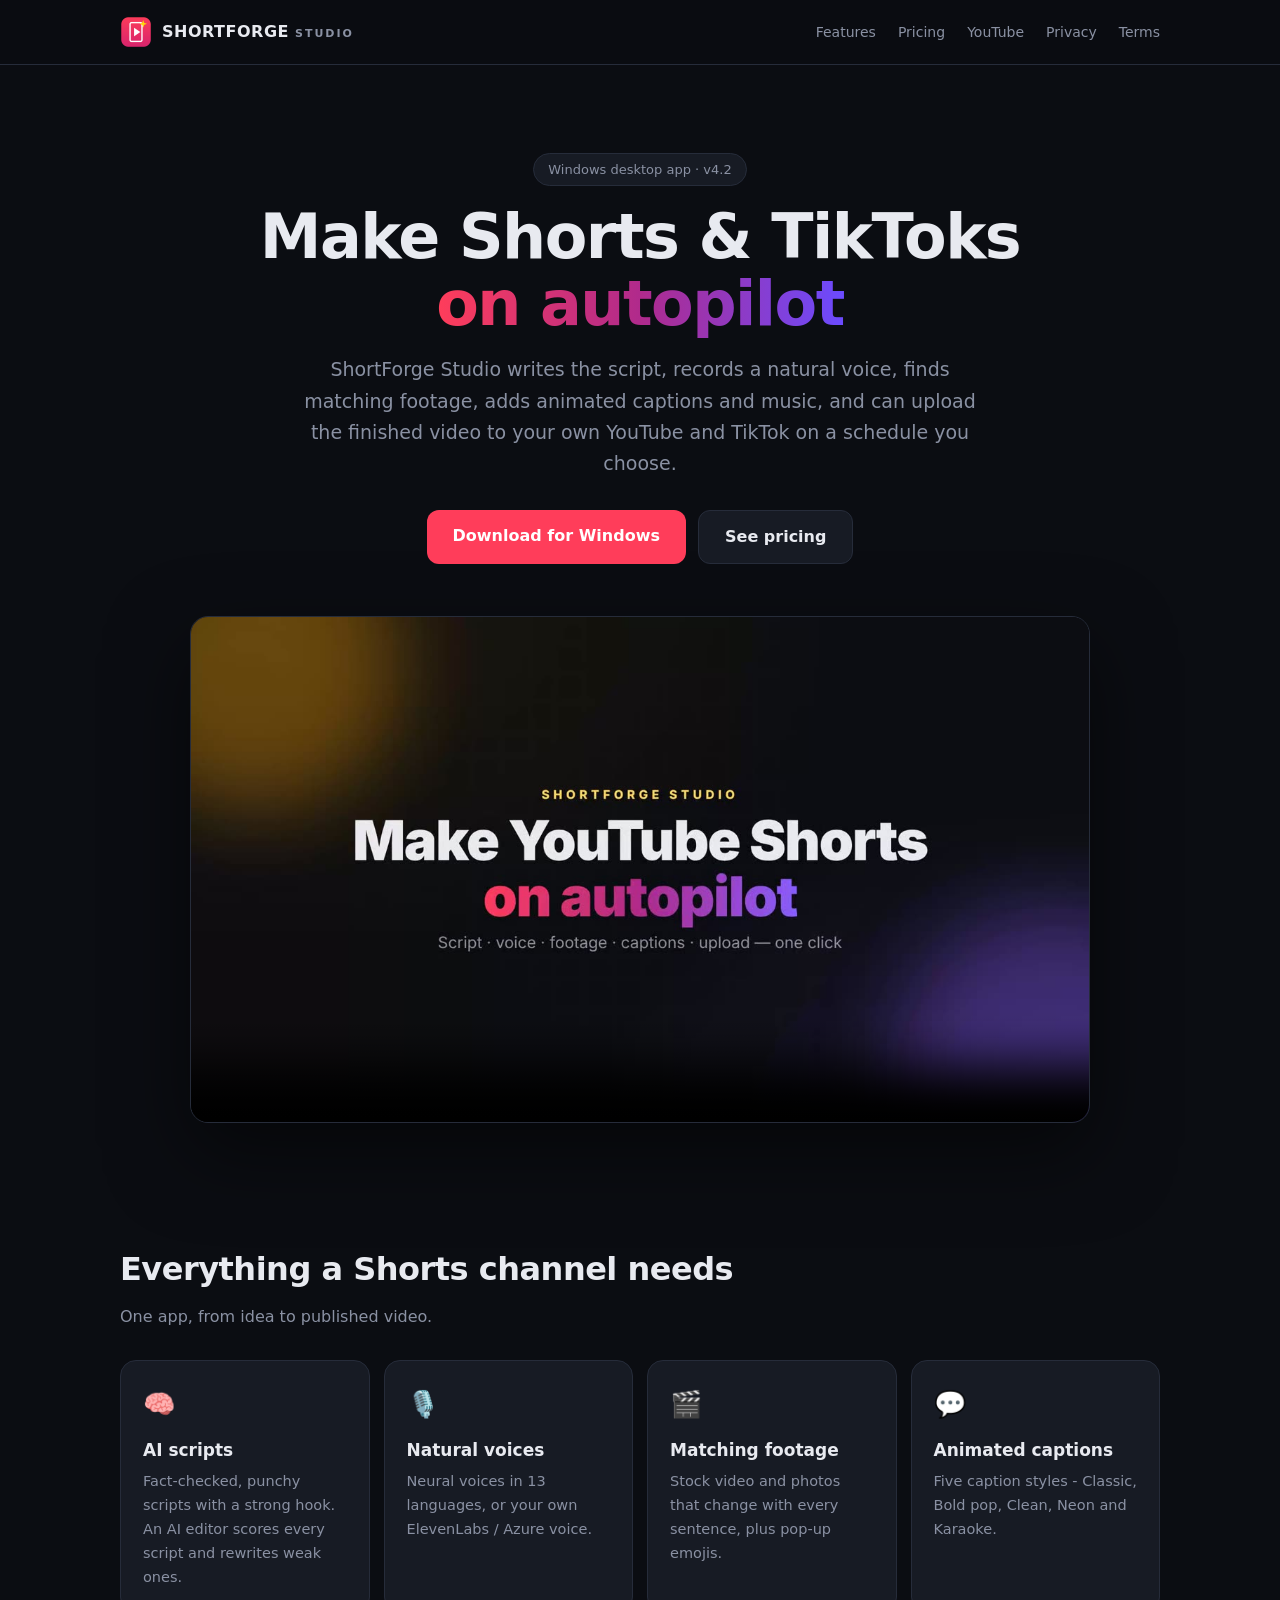
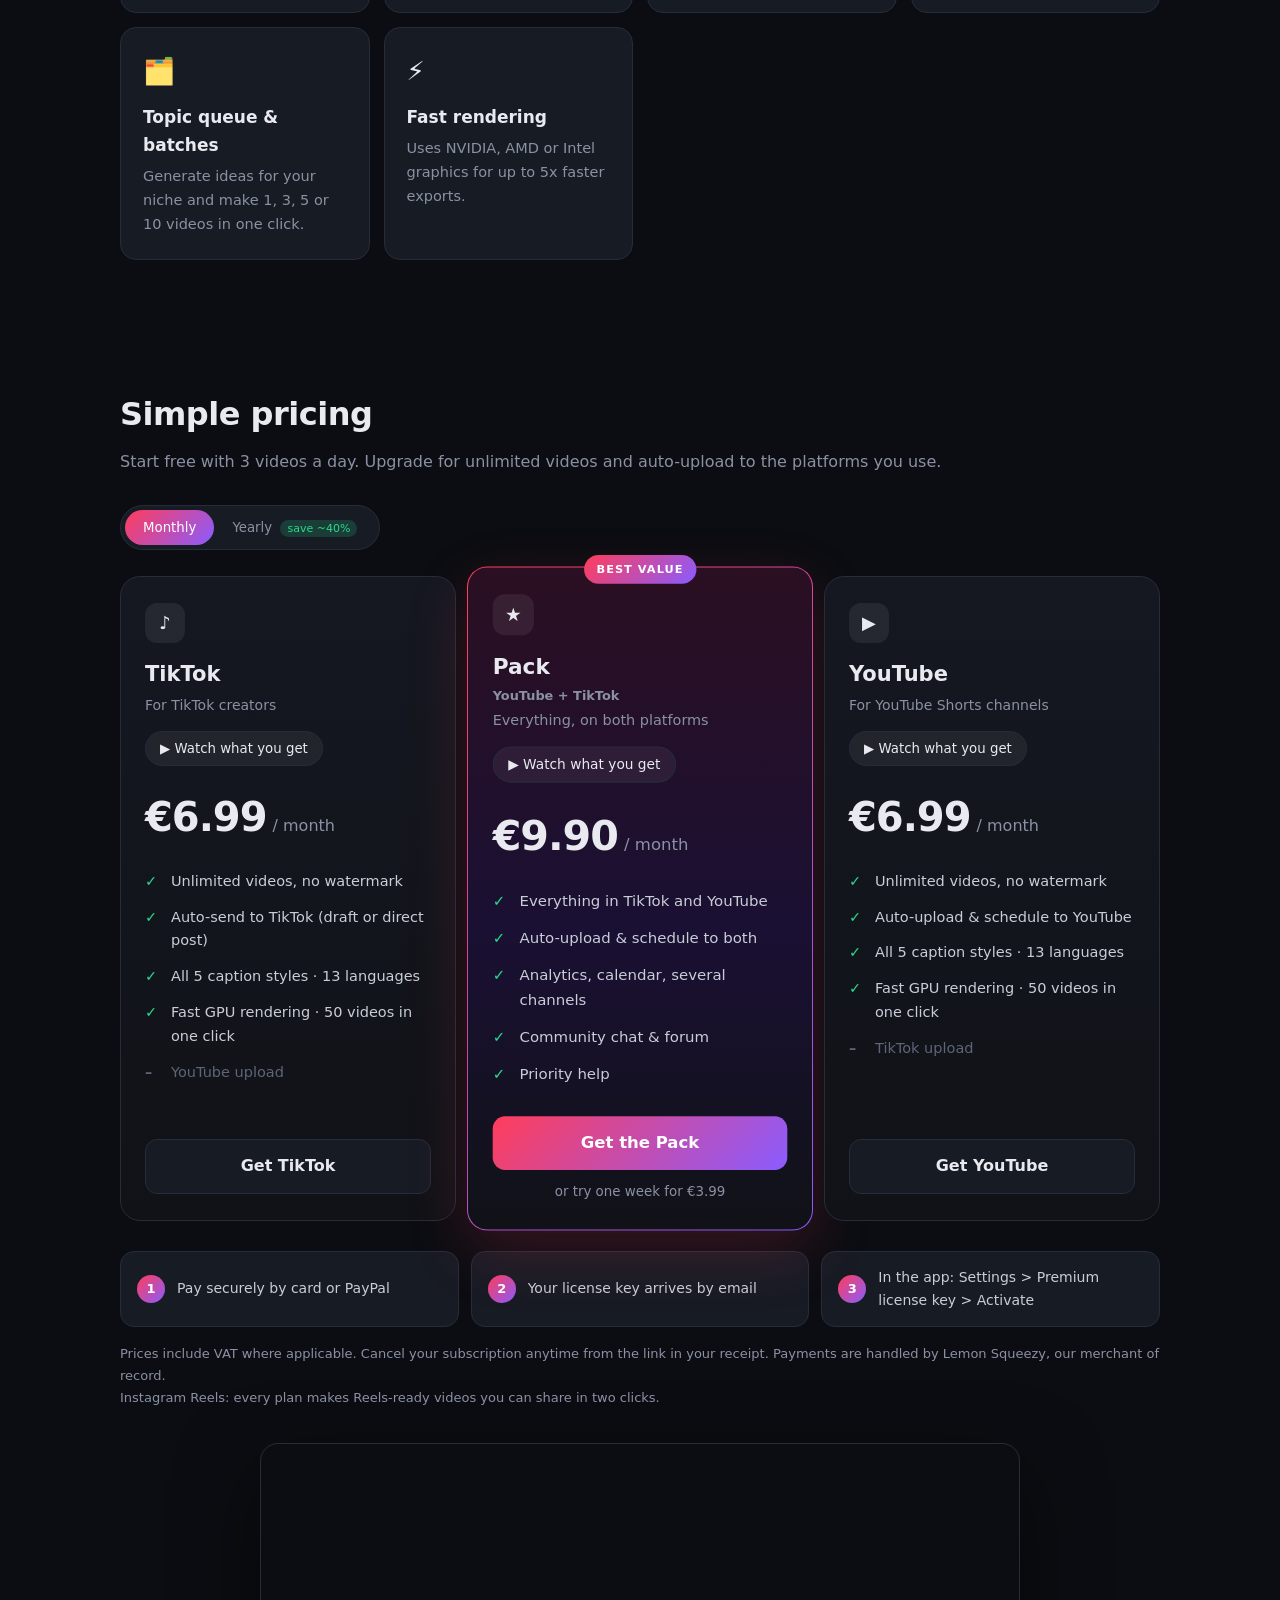
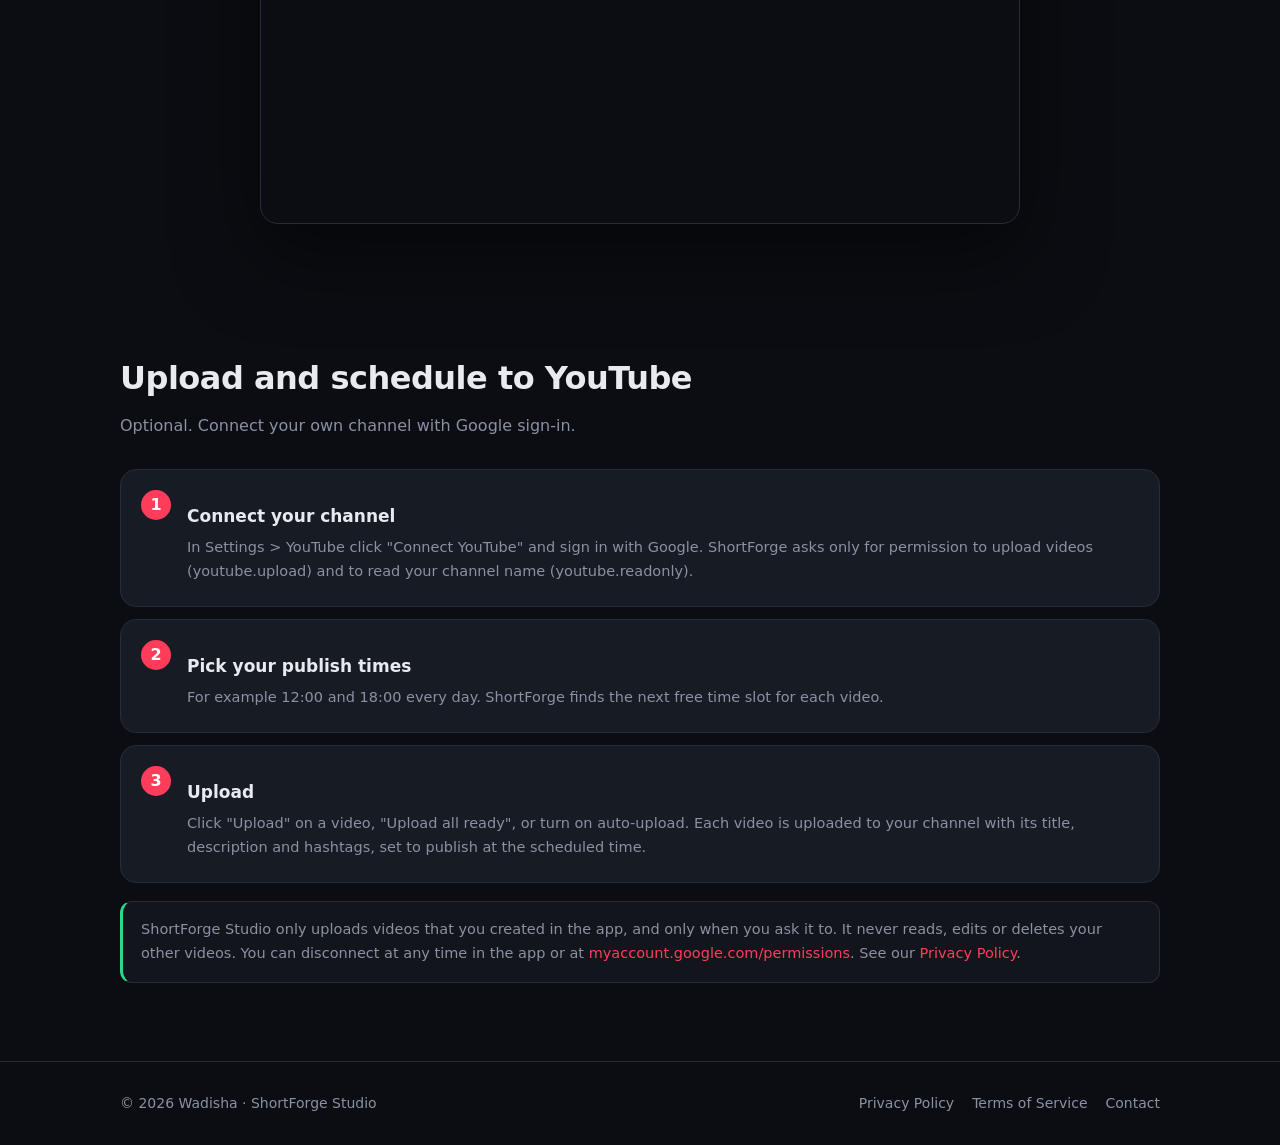
<file: index.html>
<!doctype html>
<html lang="en">
<head>
<meta charset="utf-8">
<meta name="viewport" content="width=device-width,initial-scale=1">
<title>ShortForge Studio - AI Shorts, TikTok & Reels maker for Windows</title>
<meta name="description" content="ShortForge Studio is a Windows app that writes, voices, edits and uploads YouTube Shorts and TikToks for your channel.">
<link rel="icon" href="favicon.png">
<link rel="stylesheet" href="style.css">
</head>
<body>
<header><div class="wrap">
  <a class="brand" href="./"><img src="logo.png" alt=""><span>SHORTFORGE <small>STUDIO</small></span></a>
  <nav><a href="#features">Features</a><a href="#pricing">Pricing</a><a href="#youtube">YouTube</a><a href="privacy.html">Privacy</a><a href="terms.html">Terms</a></nav>
</div></header>

<main>
<div class="hero wrap">
  <span class="pill">Windows desktop app · v4.2</span>
  <h1>Make Shorts &amp; TikToks<br><span>on autopilot</span></h1>
  <p class="lead">ShortForge Studio writes the script, records a natural voice, finds matching footage, adds animated captions and music, and can upload the finished video to your own YouTube and TikTok on a schedule you choose.</p>
  <div class="btns">
    <a class="btn" href="https://github.com/dovlamc-spec/shortforge-updates/releases/latest/download/ShortForgeStudio-Setup.exe">Download for Windows</a>
    <a class="btn ghost" href="#pricing">See pricing</a>
  </div>
  <div class="video"><video src="promo.mp4" poster="promo-poster.jpg" autoplay muted loop playsinline controls></video></div>
</div>

<section id="features"><div class="wrap">
  <h2>Everything a Shorts channel needs</h2>
  <p class="sub">One app, from idea to published video.</p>
  <div class="grid">
    <div class="card"><div class="ic">🧠</div><h3>AI scripts</h3><p>Fact-checked, punchy scripts with a strong hook. An AI editor scores every script and rewrites weak ones.</p></div>
    <div class="card"><div class="ic">🎙️</div><h3>Natural voices</h3><p>Neural voices in 13 languages, or your own ElevenLabs / Azure voice.</p></div>
    <div class="card"><div class="ic">🎬</div><h3>Matching footage</h3><p>Stock video and photos that change with every sentence, plus pop-up emojis.</p></div>
    <div class="card"><div class="ic">💬</div><h3>Animated captions</h3><p>Five caption styles - Classic, Bold pop, Clean, Neon and Karaoke.</p></div>
    <div class="card"><div class="ic">🗂️</div><h3>Topic queue &amp; batches</h3><p>Generate ideas for your niche and make 1, 3, 5 or 10 videos in one click.</p></div>
    <div class="card"><div class="ic">⚡</div><h3>Fast rendering</h3><p>Uses NVIDIA, AMD or Intel graphics for up to 5x faster exports.</p></div>
  </div>
</div></section>

<section id="pricing"><div class="wrap">
  <h2>Simple pricing</h2>
  <p class="sub">Start free with 3 videos a day. Upgrade for unlimited videos and auto-upload to the platforms you use.</p>

  <div class="toggle" role="tablist">
    <button class="on" data-period="monthly">Monthly</button>
    <button data-period="yearly">Yearly <span class="save">save ~40%</span></button>
  </div>

  <div class="plans">
    <div class="plan">
      <div class="plan-ic">♪</div>
      <h3>TikTok</h3>
      <p class="plan-sub">For TikTok creators</p>
      <button class="watch" data-video="tiktok">▶ Watch what you get</button>
      <div class="price"><b data-m="€6.99" data-y="€49">€6.99</b><span data-m="/ month" data-y="/ year">/ month</span></div>
      <ul>
        <li>Unlimited videos, no watermark</li>
        <li>Auto-send to TikTok (draft or direct post)</li>
        <li>All 5 caption styles · 13 languages</li>
        <li>Fast GPU rendering · 50 videos in one click</li>
        <li class="no">YouTube upload</li>
      </ul>
      <a class="btn ghost buy" data-plan="tiktok">Get TikTok</a>
    </div>

    <div class="plan best">
      <div class="ribbon">BEST VALUE</div>
      <div class="plan-ic">★</div>
      <h3>Pack <small>YouTube + TikTok</small></h3>
      <p class="plan-sub">Everything, on both platforms</p>
      <button class="watch" data-video="pack">▶ Watch what you get</button>
      <div class="price"><b data-m="€9.90" data-y="€69">€9.90</b><span data-m="/ month" data-y="/ year">/ month</span></div>
      <ul>
        <li>Everything in TikTok and YouTube</li>
        <li>Auto-upload &amp; schedule to both</li>
        <li>Analytics, calendar, several channels</li>
        <li>Community chat &amp; forum</li>
        <li>Priority help</li>
      </ul>
      <a class="btn buy" data-plan="pack">Get the Pack</a>
      <a class="week buy" data-plan="pack_week">or try one week for €3.99</a>
    </div>

    <div class="plan">
      <div class="plan-ic">▶</div>
      <h3>YouTube</h3>
      <p class="plan-sub">For YouTube Shorts channels</p>
      <button class="watch" data-video="youtube">▶ Watch what you get</button>
      <div class="price"><b data-m="€6.99" data-y="€49">€6.99</b><span data-m="/ month" data-y="/ year">/ month</span></div>
      <ul>
        <li>Unlimited videos, no watermark</li>
        <li>Auto-upload &amp; schedule to YouTube</li>
        <li>All 5 caption styles · 13 languages</li>
        <li>Fast GPU rendering · 50 videos in one click</li>
        <li class="no">TikTok upload</li>
      </ul>
      <a class="btn ghost buy" data-plan="youtube">Get YouTube</a>
    </div>
  </div>

  <div class="how">
    <div><b>1</b>Pay securely by card or PayPal</div>
    <div><b>2</b>Your license key arrives by email</div>
    <div><b>3</b>In the app: Settings &gt; Premium license key &gt; Activate</div>
  </div>
  <p class="fine">Prices include VAT where applicable. Cancel your subscription anytime from the link in your receipt. Payments are handled by Lemon Squeezy, our merchant of record.
    <br>Instagram Reels: every plan makes Reels-ready videos you can share in two clicks.</p>

  <div class="video" style="margin:34px auto 0;max-width:760px"><video src="premium.mp4" autoplay muted loop playsinline></video></div>
</div></section>

<section id="youtube"><div class="wrap">
  <h2>Upload and schedule to YouTube</h2>
  <p class="sub">Optional. Connect your own channel with Google sign-in.</p>
  <div class="steps">
    <div class="card"><h3>Connect your channel</h3><p>In Settings &gt; YouTube click "Connect YouTube" and sign in with Google. ShortForge asks only for permission to upload videos (youtube.upload) and to read your channel name (youtube.readonly).</p></div>
    <div class="card"><h3>Pick your publish times</h3><p>For example 12:00 and 18:00 every day. ShortForge finds the next free time slot for each video.</p></div>
    <div class="card"><h3>Upload</h3><p>Click "Upload" on a video, "Upload all ready", or turn on auto-upload. Each video is uploaded to your channel with its title, description and hashtags, set to publish at the scheduled time.</p></div>
  </div>
  <p class="note" style="margin-top:18px">ShortForge Studio only uploads videos that you created in the app, and only when you ask it to. It never reads, edits or deletes your other videos. You can disconnect at any time in the app or at <a href="https://myaccount.google.com/permissions">myaccount.google.com/permissions</a>. See our <a href="privacy.html">Privacy Policy</a>.</p>
</div></section>
</main>

<div class="modal" id="modal" aria-hidden="true">
  <div class="modal-box">
    <button class="modal-x" aria-label="Close">✕</button>
    <video id="modal-video" controls playsinline></video>
    <div class="modal-foot"><span id="modal-title"></span><a class="btn buy" id="modal-buy">Get it</a></div>
  </div>
</div>

<footer><div class="wrap">
  <span>© 2026 Wadisha · ShortForge Studio</span>
  <span><a href="privacy.html">Privacy Policy</a><a href="terms.html">Terms of Service</a><a href="mailto:vladimirtrajkovic.4444@gmail.com">Contact</a></span>
</div></footer>
<script>
/* ===== LINKOVI ZA PLACANJE (Lemon Squeezy) =====
   Za svaku varijantu: Lemon Squeezy > Products > proizvod > Share > izaberi varijantu > Copy link
   i nalepi izmedju navodnika. Prazno = dugme salje mejl. */
const TIKTOK  = "https://shortforge.lemonsqueezy.com/checkout/buy/818b063a-442a-4caf-a09e-98acfd571efc";
const YOUTUBE = "https://shortforge.lemonsqueezy.com/checkout/buy/e417171d-9307-4fd5-9d0a-57e43dcc64c1";
const PACK    = "https://shortforge.lemonsqueezy.com/checkout/buy/34b9f73e-2d31-44f9-87e9-dc01dd52b360";
// isti link za mesecno/godisnje - kupac na placanju bira period (Monthly / Yearly / Weekly)
const CHECKOUT = {
  tiktok:  { monthly: TIKTOK,  yearly: TIKTOK },
  youtube: { monthly: YOUTUBE, yearly: YOUTUBE },
  pack:    { monthly: PACK,    yearly: PACK },
  pack_week: { monthly: PACK,  yearly: PACK }
};
const CONTACT = "mailto:vladimirtrajkovic.4444@gmail.com?subject=ShortForge%20Premium";
let period = "monthly";
function refresh() {
  document.querySelectorAll(".toggle button").forEach(b => b.classList.toggle("on", b.dataset.period === period));
  document.querySelectorAll("[data-m]").forEach(el => el.textContent = period === "monthly" ? el.dataset.m : el.dataset.y);
  document.querySelectorAll(".buy").forEach(a => {
    const p = CHECKOUT[a.dataset.plan] || {};
    const url = a.dataset.plan === "pack_week" ? (p.monthly || p.yearly) : p[period];
    if (url) { a.href = url + (url.includes("?") ? "&" : "?") + "embed=1"; a.classList.add("lemonsqueezy-button"); a.removeAttribute("target"); }
    else { a.href = CONTACT; a.classList.remove("lemonsqueezy-button"); }
  });
  const w = document.querySelector(".week"); if (w) w.style.visibility = period === "monthly" ? "visible" : "hidden";
}
document.querySelectorAll(".toggle button").forEach(b => b.onclick = () => { period = b.dataset.period; refresh(); if (window.createLemonSqueezy) createLemonSqueezy(); });
refresh();

// video za svaki plan
const VIDEOS = { tiktok: ["TikTok plan", "Get TikTok"], youtube: ["YouTube plan", "Get YouTube"], pack: ["The Pack (YouTube + TikTok)", "Get the Pack"] };
const modal = document.getElementById("modal"), mv = document.getElementById("modal-video");
function openVideo(p) {
  mv.src = "plan_" + p + ".mp4"; mv.poster = "plan_" + p + ".jpg";
  document.getElementById("modal-title").textContent = VIDEOS[p][0];
  const b = document.getElementById("modal-buy"); b.textContent = VIDEOS[p][1]; b.dataset.plan = p;
  refresh(); if (window.createLemonSqueezy) createLemonSqueezy();
  modal.classList.add("on"); modal.setAttribute("aria-hidden", "false");
  mv.currentTime = 0; mv.play().catch(() => {});
}
function closeVideo() { modal.classList.remove("on"); modal.setAttribute("aria-hidden", "true"); mv.pause(); }
document.querySelectorAll(".watch").forEach(b => b.onclick = () => openVideo(b.dataset.video));
modal.onclick = e => { if (e.target === modal || e.target.classList.contains("modal-x")) closeVideo(); };
document.addEventListener("keydown", e => { if (e.key === "Escape") closeVideo(); });
document.getElementById("modal-buy").addEventListener("click", closeVideo);
</script>
<script src="https://app.lemonsqueezy.com/js/lemon.js" defer></script>
</body>
</html>
</file>
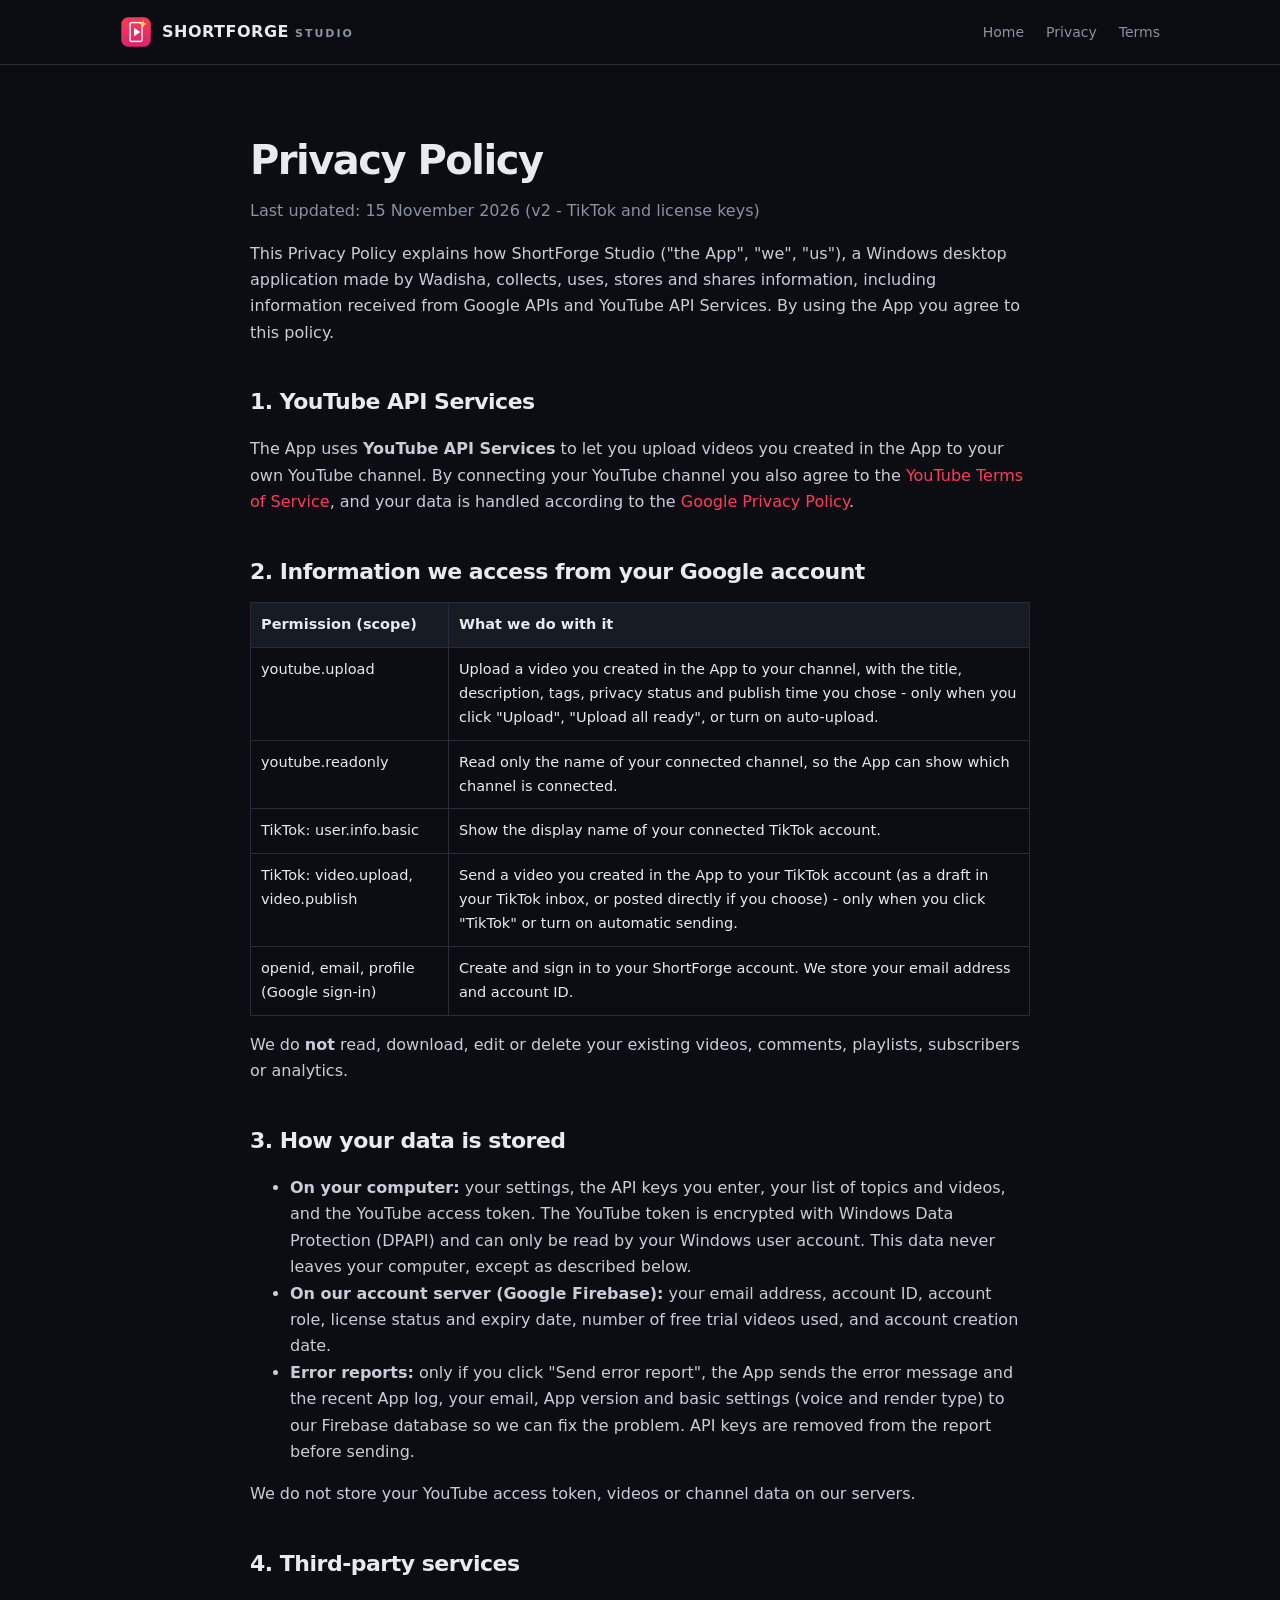
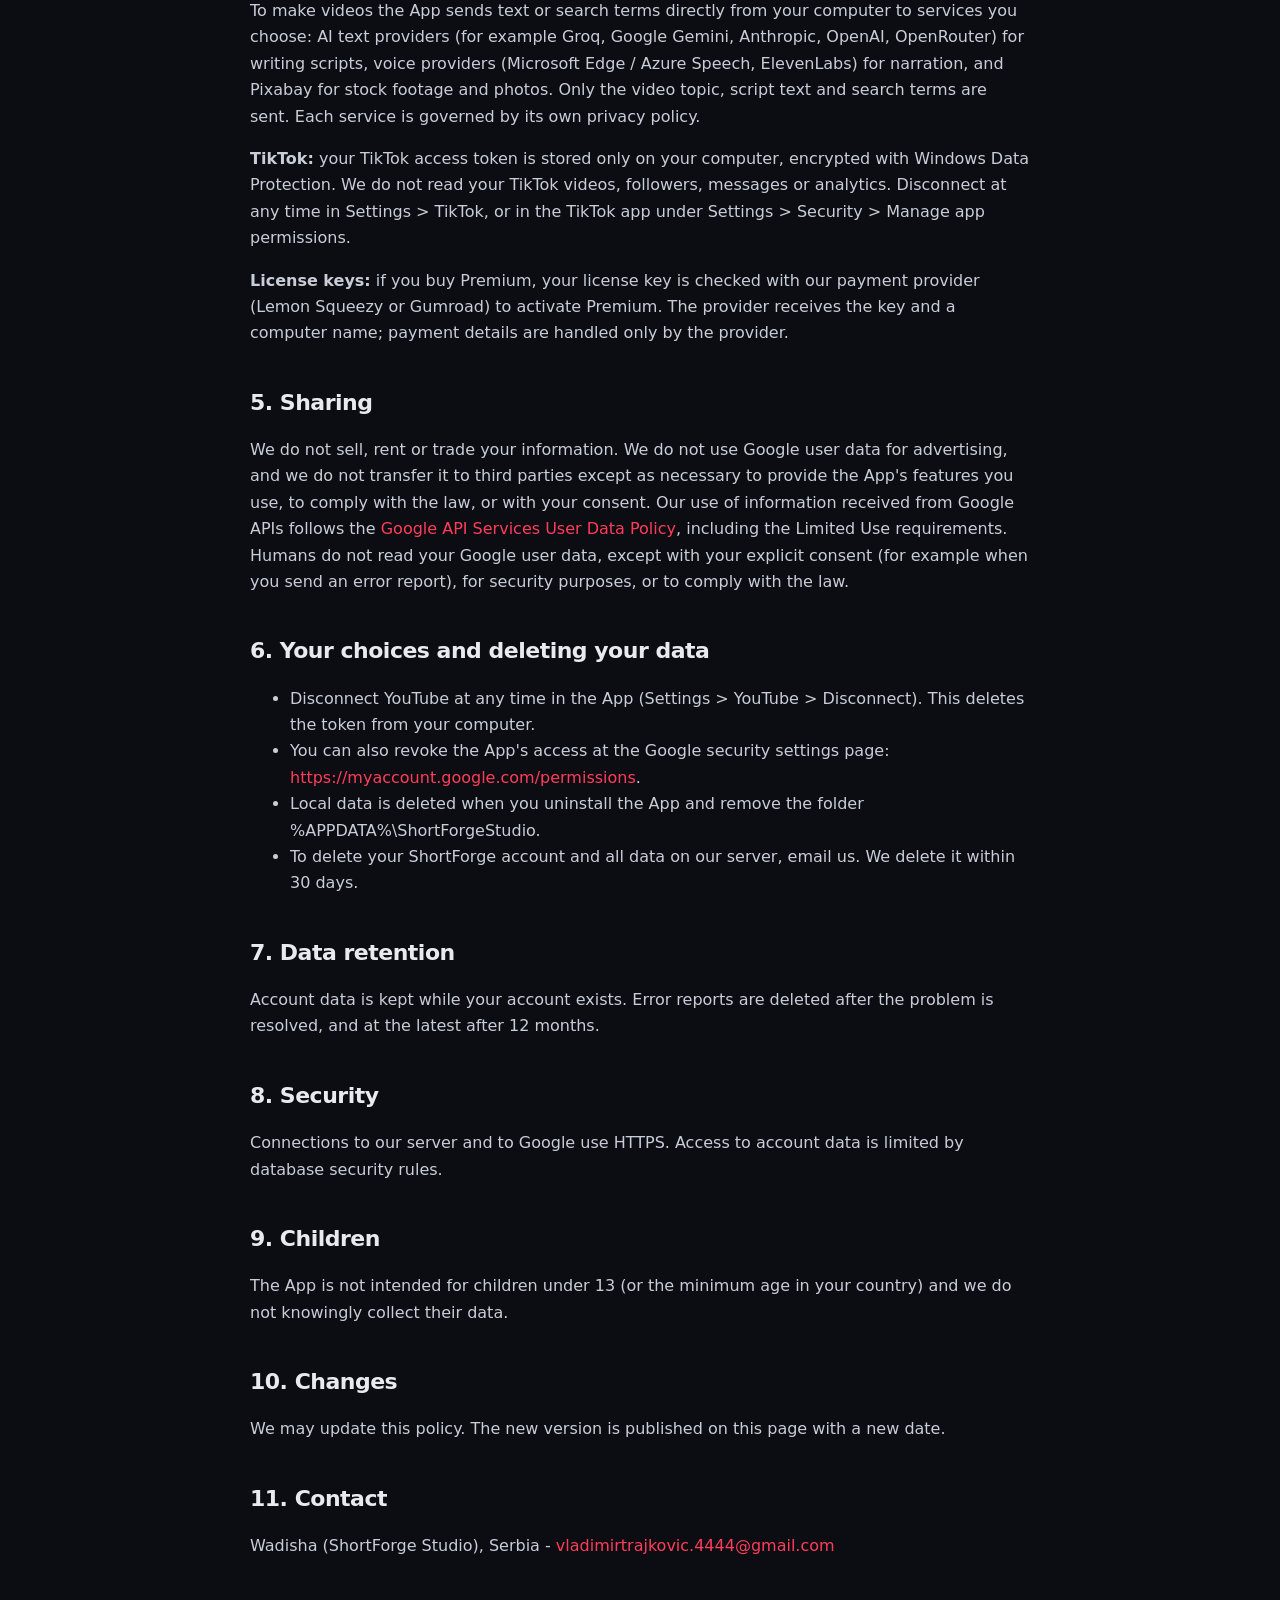
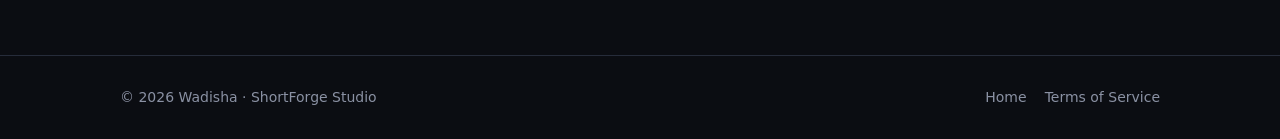
<file: privacy.html>
<!doctype html>
<html lang="en">
<head>
<meta charset="utf-8">
<meta name="viewport" content="width=device-width,initial-scale=1">
<title>Privacy Policy - ShortForge Studio</title>
<link rel="icon" href="favicon.png">
<link rel="stylesheet" href="style.css">
</head>
<body>
<header><div class="wrap">
  <a class="brand" href="./"><img src="logo.png" alt=""><span>SHORTFORGE <small>STUDIO</small></span></a>
  <nav><a href="./">Home</a><a href="privacy.html">Privacy</a><a href="terms.html">Terms</a></nav>
</div></header>

<main class="doc">
<h1>Privacy Policy</h1>
<p class="updated">Last updated: 15 November 2026 (v2 - TikTok and license keys)</p>

<p>This Privacy Policy explains how ShortForge Studio ("the App", "we", "us"), a Windows desktop application made by Wadisha, collects, uses, stores and shares information, including information received from Google APIs and YouTube API Services. By using the App you agree to this policy.</p>

<h2>1. YouTube API Services</h2>
<p>The App uses <b>YouTube API Services</b> to let you upload videos you created in the App to your own YouTube channel. By connecting your YouTube channel you also agree to the <a href="https://www.youtube.com/t/terms">YouTube Terms of Service</a>, and your data is handled according to the <a href="https://policies.google.com/privacy">Google Privacy Policy</a>.</p>

<h2>2. Information we access from your Google account</h2>
<table>
<tr><th>Permission (scope)</th><th>What we do with it</th></tr>
<tr><td>youtube.upload</td><td>Upload a video you created in the App to your channel, with the title, description, tags, privacy status and publish time you chose - only when you click "Upload", "Upload all ready", or turn on auto-upload.</td></tr>
<tr><td>youtube.readonly</td><td>Read only the name of your connected channel, so the App can show which channel is connected.</td></tr>
<tr><td>TikTok: user.info.basic</td><td>Show the display name of your connected TikTok account.</td></tr>
<tr><td>TikTok: video.upload, video.publish</td><td>Send a video you created in the App to your TikTok account (as a draft in your TikTok inbox, or posted directly if you choose) - only when you click "TikTok" or turn on automatic sending.</td></tr>
<tr><td>openid, email, profile (Google sign-in)</td><td>Create and sign in to your ShortForge account. We store your email address and account ID.</td></tr>
</table>
<p>We do <b>not</b> read, download, edit or delete your existing videos, comments, playlists, subscribers or analytics.</p>

<h2>3. How your data is stored</h2>
<ul>
<li><b>On your computer:</b> your settings, the API keys you enter, your list of topics and videos, and the YouTube access token. The YouTube token is encrypted with Windows Data Protection (DPAPI) and can only be read by your Windows user account. This data never leaves your computer, except as described below.</li>
<li><b>On our account server (Google Firebase):</b> your email address, account ID, account role, license status and expiry date, number of free trial videos used, and account creation date.</li>
<li><b>Error reports:</b> only if you click "Send error report", the App sends the error message and the recent App log, your email, App version and basic settings (voice and render type) to our Firebase database so we can fix the problem. API keys are removed from the report before sending.</li>
</ul>
<p>We do not store your YouTube access token, videos or channel data on our servers.</p>

<h2>4. Third-party services</h2>
<p>To make videos the App sends text or search terms directly from your computer to services you choose: AI text providers (for example Groq, Google Gemini, Anthropic, OpenAI, OpenRouter) for writing scripts, voice providers (Microsoft Edge / Azure Speech, ElevenLabs) for narration, and Pixabay for stock footage and photos. Only the video topic, script text and search terms are sent. Each service is governed by its own privacy policy.</p>

<p><b>TikTok:</b> your TikTok access token is stored only on your computer, encrypted with Windows Data Protection. We do not read your TikTok videos, followers, messages or analytics. Disconnect at any time in Settings &gt; TikTok, or in the TikTok app under Settings &gt; Security &gt; Manage app permissions.</p>
<p><b>License keys:</b> if you buy Premium, your license key is checked with our payment provider (Lemon Squeezy or Gumroad) to activate Premium. The provider receives the key and a computer name; payment details are handled only by the provider.</p>

<h2>5. Sharing</h2>
<p>We do not sell, rent or trade your information. We do not use Google user data for advertising, and we do not transfer it to third parties except as necessary to provide the App's features you use, to comply with the law, or with your consent. Our use of information received from Google APIs follows the <a href="https://developers.google.com/terms/api-services-user-data-policy">Google API Services User Data Policy</a>, including the Limited Use requirements. Humans do not read your Google user data, except with your explicit consent (for example when you send an error report), for security purposes, or to comply with the law.</p>

<h2>6. Your choices and deleting your data</h2>
<ul>
<li>Disconnect YouTube at any time in the App (Settings &gt; YouTube &gt; Disconnect). This deletes the token from your computer.</li>
<li>You can also revoke the App's access at the Google security settings page: <a href="https://myaccount.google.com/permissions">https://myaccount.google.com/permissions</a>.</li>
<li>Local data is deleted when you uninstall the App and remove the folder %APPDATA%\ShortForgeStudio.</li>
<li>To delete your ShortForge account and all data on our server, email us. We delete it within 30 days.</li>
</ul>

<h2>7. Data retention</h2>
<p>Account data is kept while your account exists. Error reports are deleted after the problem is resolved, and at the latest after 12 months.</p>

<h2>8. Security</h2>
<p>Connections to our server and to Google use HTTPS. Access to account data is limited by database security rules.</p>

<h2>9. Children</h2>
<p>The App is not intended for children under 13 (or the minimum age in your country) and we do not knowingly collect their data.</p>

<h2>10. Changes</h2>
<p>We may update this policy. The new version is published on this page with a new date.</p>

<h2>11. Contact</h2>
<p>Wadisha (ShortForge Studio), Serbia - <a href="mailto:vladimirtrajkovic.4444@gmail.com">vladimirtrajkovic.4444@gmail.com</a></p>
</main>

<footer><div class="wrap">
  <span>© 2026 Wadisha · ShortForge Studio</span>
  <span><a href="./">Home</a><a href="terms.html">Terms of Service</a></span>
</div></footer>
</body>
</html>
</file>
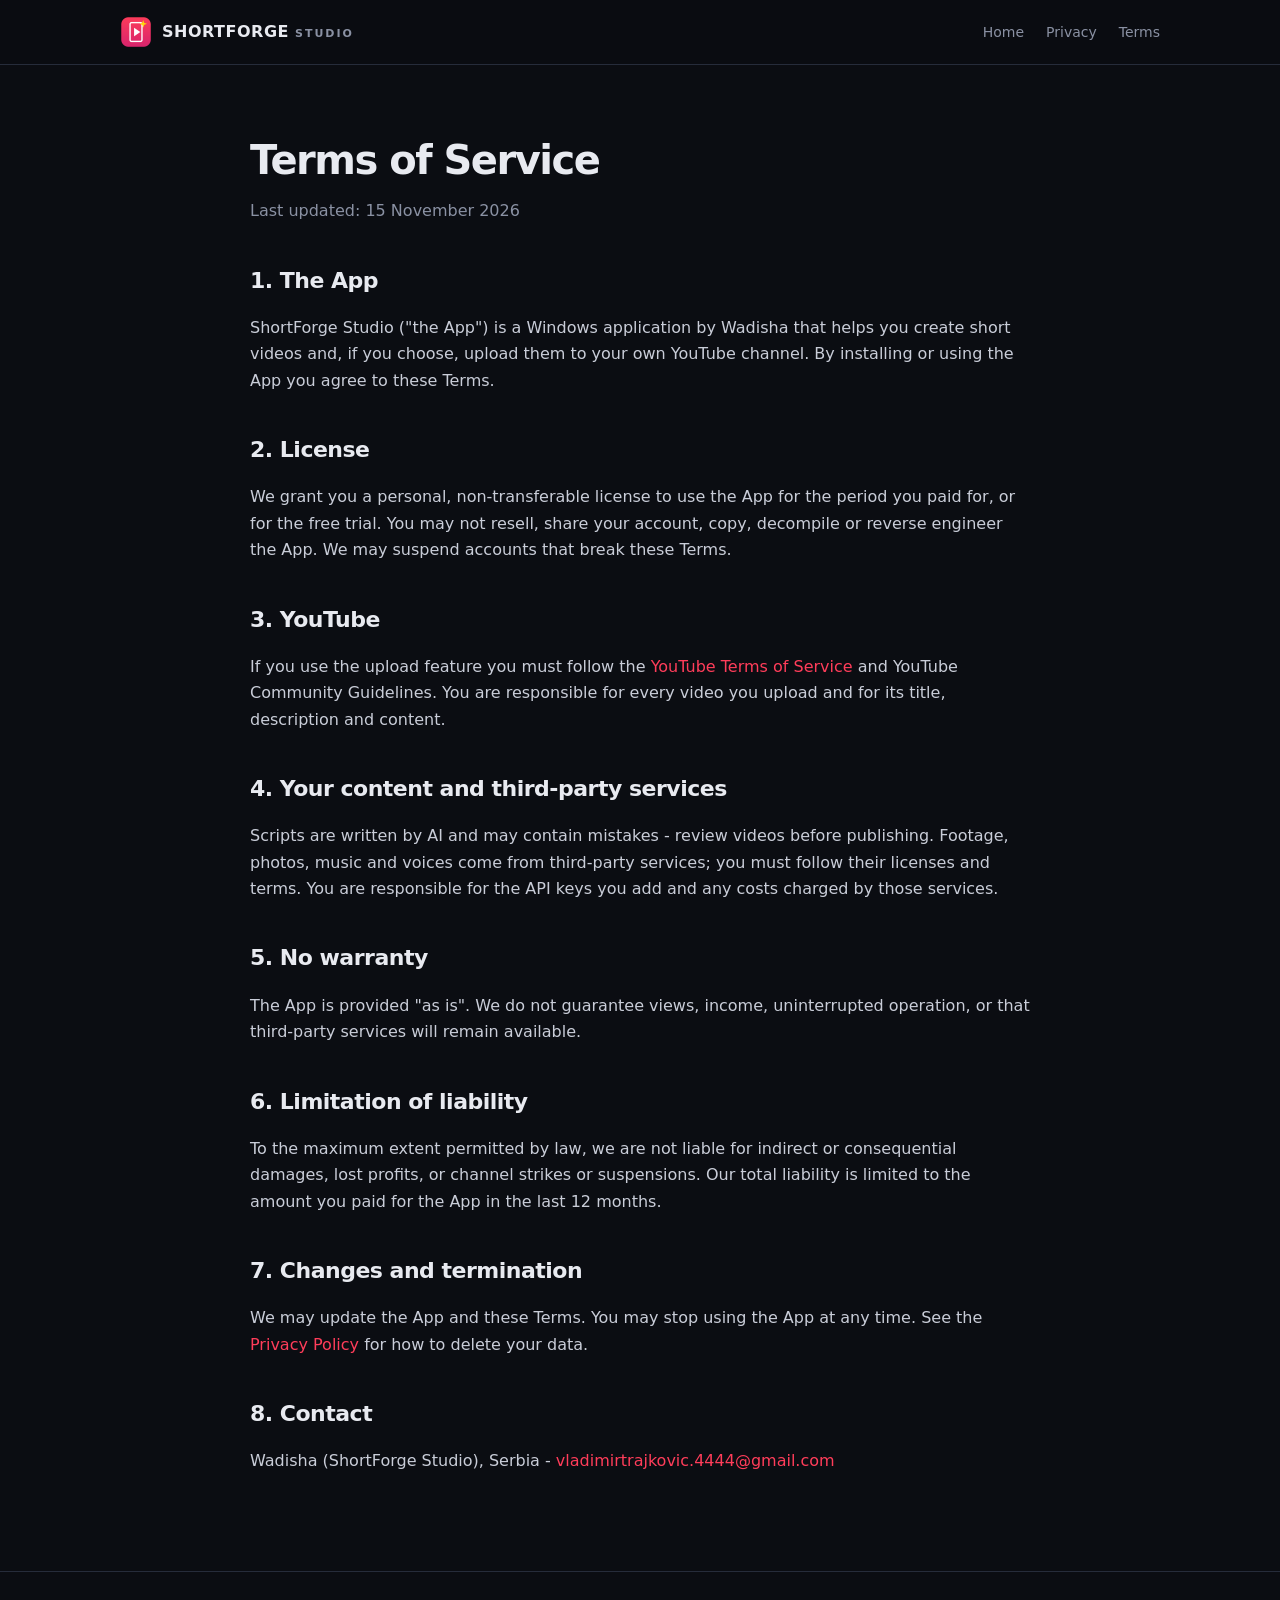
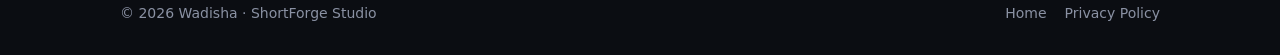
<file: terms.html>
<!doctype html>
<html lang="en">
<head>
<meta charset="utf-8">
<meta name="viewport" content="width=device-width,initial-scale=1">
<title>Terms of Service - ShortForge Studio</title>
<link rel="icon" href="favicon.png">
<link rel="stylesheet" href="style.css">
</head>
<body>
<header><div class="wrap">
  <a class="brand" href="./"><img src="logo.png" alt=""><span>SHORTFORGE <small>STUDIO</small></span></a>
  <nav><a href="./">Home</a><a href="privacy.html">Privacy</a><a href="terms.html">Terms</a></nav>
</div></header>

<main class="doc">
<h1>Terms of Service</h1>
<p class="updated">Last updated: 15 November 2026</p>

<h2>1. The App</h2>
<p>ShortForge Studio ("the App") is a Windows application by Wadisha that helps you create short videos and, if you choose, upload them to your own YouTube channel. By installing or using the App you agree to these Terms.</p>

<h2>2. License</h2>
<p>We grant you a personal, non-transferable license to use the App for the period you paid for, or for the free trial. You may not resell, share your account, copy, decompile or reverse engineer the App. We may suspend accounts that break these Terms.</p>

<h2>3. YouTube</h2>
<p>If you use the upload feature you must follow the <a href="https://www.youtube.com/t/terms">YouTube Terms of Service</a> and YouTube Community Guidelines. You are responsible for every video you upload and for its title, description and content.</p>

<h2>4. Your content and third-party services</h2>
<p>Scripts are written by AI and may contain mistakes - review videos before publishing. Footage, photos, music and voices come from third-party services; you must follow their licenses and terms. You are responsible for the API keys you add and any costs charged by those services.</p>

<h2>5. No warranty</h2>
<p>The App is provided "as is". We do not guarantee views, income, uninterrupted operation, or that third-party services will remain available.</p>

<h2>6. Limitation of liability</h2>
<p>To the maximum extent permitted by law, we are not liable for indirect or consequential damages, lost profits, or channel strikes or suspensions. Our total liability is limited to the amount you paid for the App in the last 12 months.</p>

<h2>7. Changes and termination</h2>
<p>We may update the App and these Terms. You may stop using the App at any time. See the <a href="privacy.html">Privacy Policy</a> for how to delete your data.</p>

<h2>8. Contact</h2>
<p>Wadisha (ShortForge Studio), Serbia - <a href="mailto:vladimirtrajkovic.4444@gmail.com">vladimirtrajkovic.4444@gmail.com</a></p>
</main>

<footer><div class="wrap">
  <span>© 2026 Wadisha · ShortForge Studio</span>
  <span><a href="./">Home</a><a href="privacy.html">Privacy Policy</a></span>
</div></footer>
</body>
</html>
</file>
<file: style.css>
:root{--bg:#0B0D12;--panel:#12151C;--card:#171B24;--line:#262C3A;--text:#E8EAF0;--muted:#8A91A3;--accent:#FF3D5A;--green:#2BD98C}
*{box-sizing:border-box}
html{scroll-behavior:smooth}
body{margin:0;background:var(--bg);color:var(--text);font:16px/1.65 "Inter",system-ui,-apple-system,"Segoe UI",Roboto,sans-serif}
a{color:var(--accent);text-decoration:none}
a:hover{text-decoration:underline}
.wrap{max-width:1080px;margin:0 auto;padding:0 20px}
header{position:sticky;top:0;z-index:5;background:rgba(11,13,18,.85);backdrop-filter:blur(10px);border-bottom:1px solid var(--line)}
header .wrap{display:flex;align-items:center;justify-content:space-between;height:64px}
.brand{display:flex;align-items:center;gap:10px;color:var(--text);font-weight:800;letter-spacing:.5px}
.brand img{width:32px;height:32px;border-radius:8px}
.brand small{color:var(--muted);font-weight:700;font-size:11px;letter-spacing:2px}
nav a{color:var(--muted);margin-left:22px;font-size:14px}
nav a:hover{color:var(--text);text-decoration:none}
.hero{padding:88px 0 56px;text-align:center}
.pill{display:inline-block;border:1px solid var(--line);background:var(--card);border-radius:99px;padding:5px 14px;font-size:13px;color:var(--muted)}
h1{font-size:clamp(36px,6vw,62px);line-height:1.08;margin:18px 0 16px;letter-spacing:-1.5px}
h1 span{background:linear-gradient(90deg,#FF3D5A,#B02A8C,#6B4BFF);-webkit-background-clip:text;background-clip:text;color:transparent}
.lead{color:var(--muted);font-size:19px;max-width:680px;margin:0 auto}
.btns{margin-top:30px;display:flex;gap:12px;justify-content:center;flex-wrap:wrap}
.btn{display:inline-block;padding:13px 26px;border-radius:12px;font-weight:700;background:var(--accent);color:#fff}
.btn.ghost{background:var(--card);color:var(--text);border:1px solid var(--line)}
.btn:hover{text-decoration:none;filter:brightness(1.1)}
.video{margin:52px auto 0;max-width:900px;border-radius:18px;overflow:hidden;border:1px solid var(--line);box-shadow:0 30px 80px rgba(0,0,0,.5)}
.video video{display:block;width:100%;height:auto}
section{padding:64px 0}
h2{font-size:32px;margin:0 0 8px;letter-spacing:-.5px}
.sub{color:var(--muted);margin:0 0 30px}
.grid{display:grid;grid-template-columns:repeat(auto-fit,minmax(240px,1fr));gap:14px}
.card{background:var(--card);border:1px solid var(--line);border-radius:16px;padding:22px}
.card .ic{font-size:26px}
.card h3{margin:10px 0 6px;font-size:17px}
.card p{margin:0;color:var(--muted);font-size:14.5px}
.steps{counter-reset:s;display:grid;gap:12px}
.steps .card{position:relative;padding-left:66px}
.steps .card:before{counter-increment:s;content:counter(s);position:absolute;left:20px;top:20px;width:30px;height:30px;border-radius:50%;background:var(--accent);color:#fff;font-weight:800;display:grid;place-items:center}
.note{background:var(--panel);border:1px solid var(--line);border-left:3px solid var(--green);border-radius:12px;padding:16px 18px;color:var(--muted);font-size:14.5px}
footer{border-top:1px solid var(--line);padding:30px 0;color:var(--muted);font-size:14px}
footer .wrap{display:flex;justify-content:space-between;flex-wrap:wrap;gap:12px}
footer a{color:var(--muted);margin-left:18px}
.doc{max-width:820px;margin:0 auto;padding:56px 20px 80px}
.doc h1{font-size:40px;text-align:left}
.doc h2{font-size:22px;margin-top:38px}
.doc p,.doc li{color:#C9CDD8}
.doc .updated{color:var(--muted)}
.doc table{width:100%;border-collapse:collapse;margin:12px 0;font-size:14.5px}
.doc td,.doc th{border:1px solid var(--line);padding:10px;text-align:left;vertical-align:top}
.doc th{background:var(--card)}
@media(max-width:640px){nav a{margin-left:12px;font-size:13px}nav a[href^="#"]{display:none}.brand small{display:none}.hero{padding-top:56px}footer a{margin-left:0;margin-right:14px}}

/* ===== Pricing ===== */
.toggle{display:inline-flex;background:var(--card);border:1px solid var(--line);border-radius:99px;padding:4px;margin-bottom:26px}
.toggle button{background:none;border:0;color:var(--muted);font:600 14px/1 inherit;padding:10px 18px;border-radius:99px;cursor:pointer;font-family:inherit}
.toggle button.on{background:linear-gradient(135deg,#FF3D5A,#8A5CFF);color:#fff}
.toggle .save{font-size:11px;background:rgba(43,217,140,.18);color:var(--green);padding:2px 7px;border-radius:99px;margin-left:4px}
.toggle button.on .save{background:rgba(255,255,255,.22);color:#fff}
.plans{display:grid;grid-template-columns:repeat(3,1fr);gap:16px;align-items:stretch}
.plan{position:relative;background:linear-gradient(180deg,#151821,#101217);border:1px solid var(--line);border-radius:20px;padding:26px 24px;display:flex;flex-direction:column;transition:transform .2s,border-color .2s}
.plan:hover{transform:translateY(-4px);border-color:#3A4155}
.plan.best{border:1px solid transparent;background:linear-gradient(180deg,#2B0F22,#1A1033 55%,#101217) padding-box,linear-gradient(135deg,#FF3D5A,#8A5CFF) border-box;box-shadow:0 20px 60px rgba(255,61,90,.18);transform:scale(1.03)}
.plan.best:hover{transform:scale(1.03) translateY(-4px)}
.ribbon{position:absolute;top:-12px;left:50%;transform:translateX(-50%);background:linear-gradient(135deg,#FF3D5A,#8A5CFF);color:#fff;font-size:11px;font-weight:800;letter-spacing:1px;padding:5px 12px;border-radius:99px}
.plan-ic{width:40px;height:40px;border-radius:12px;display:grid;place-items:center;background:rgba(255,255,255,.07);font-size:18px}
.plan h3{margin:14px 0 2px;font-size:21px}
.plan h3 small{display:block;font-size:12.5px;color:var(--muted);font-weight:600}
.plan-sub{margin:0;color:var(--muted);font-size:14px}
.price{margin:18px 0 14px}
.price b{font-size:40px;letter-spacing:-1px}
.price span{color:var(--muted);margin-left:6px}
.plan ul{list-style:none;padding:0;margin:0 0 22px;flex:1}
.plan li{padding:6px 0 6px 26px;position:relative;font-size:14.5px;color:#C9CDD8}
.plan li:before{content:"✓";position:absolute;left:0;color:var(--green);font-weight:800}
.plan li.no{color:#5E6578}
.plan li.no:before{content:"–";color:#5E6578}
.plan .btn{text-align:center}
.plan.best .btn{background:linear-gradient(135deg,#FF3D5A,#8A5CFF)}
.week{display:block;text-align:center;margin-top:10px;font-size:13px;color:var(--muted)}
.how{display:grid;grid-template-columns:repeat(3,1fr);gap:12px;margin-top:30px}
.how div{background:var(--card);border:1px solid var(--line);border-radius:14px;padding:14px 16px;font-size:14px;color:#C9CDD8;display:flex;gap:12px;align-items:center}
.how b{width:28px;height:28px;flex:none;border-radius:50%;display:grid;place-items:center;background:linear-gradient(135deg,#FF3D5A,#8A5CFF);color:#fff;font-size:13px}
.fine{color:var(--muted);font-size:13px;margin-top:16px;line-height:1.7}
@media(max-width:860px){.plans,.how{grid-template-columns:1fr}.plan.best{transform:none}.plan.best:hover{transform:translateY(-4px)}}

/* ===== Video za svaki plan ===== */
.watch{margin-top:14px;align-self:flex-start;background:rgba(255,255,255,.06);border:1px solid var(--line);color:var(--text);font:600 13px/1 inherit;font-family:inherit;padding:9px 14px;border-radius:99px;cursor:pointer;transition:background .2s,border-color .2s}
.watch:hover{background:rgba(255,61,90,.14);border-color:#ff3d5a88}
.modal{position:fixed;inset:0;z-index:50;background:rgba(5,6,9,.82);backdrop-filter:blur(6px);display:grid;place-items:center;padding:20px;opacity:0;pointer-events:none;transition:opacity .25s}
.modal.on{opacity:1;pointer-events:auto}
.modal-box{position:relative;width:min(960px,100%);background:var(--card);border:1px solid var(--line);border-radius:18px;overflow:hidden;box-shadow:0 40px 120px #000;transform:scale(.96);transition:transform .3s}
.modal.on .modal-box{transform:none}
.modal-box video{display:block;width:100%;aspect-ratio:16/9;background:#000}
.modal-foot{display:flex;align-items:center;justify-content:space-between;gap:12px;padding:14px 18px;font-weight:700}
.modal-foot .btn{padding:10px 20px;background:linear-gradient(135deg,#FF3D5A,#8A5CFF)}
.modal-x{position:absolute;top:10px;right:10px;z-index:2;width:36px;height:36px;border-radius:50%;border:0;background:rgba(0,0,0,.6);color:#fff;font-size:16px;cursor:pointer}
</file>
